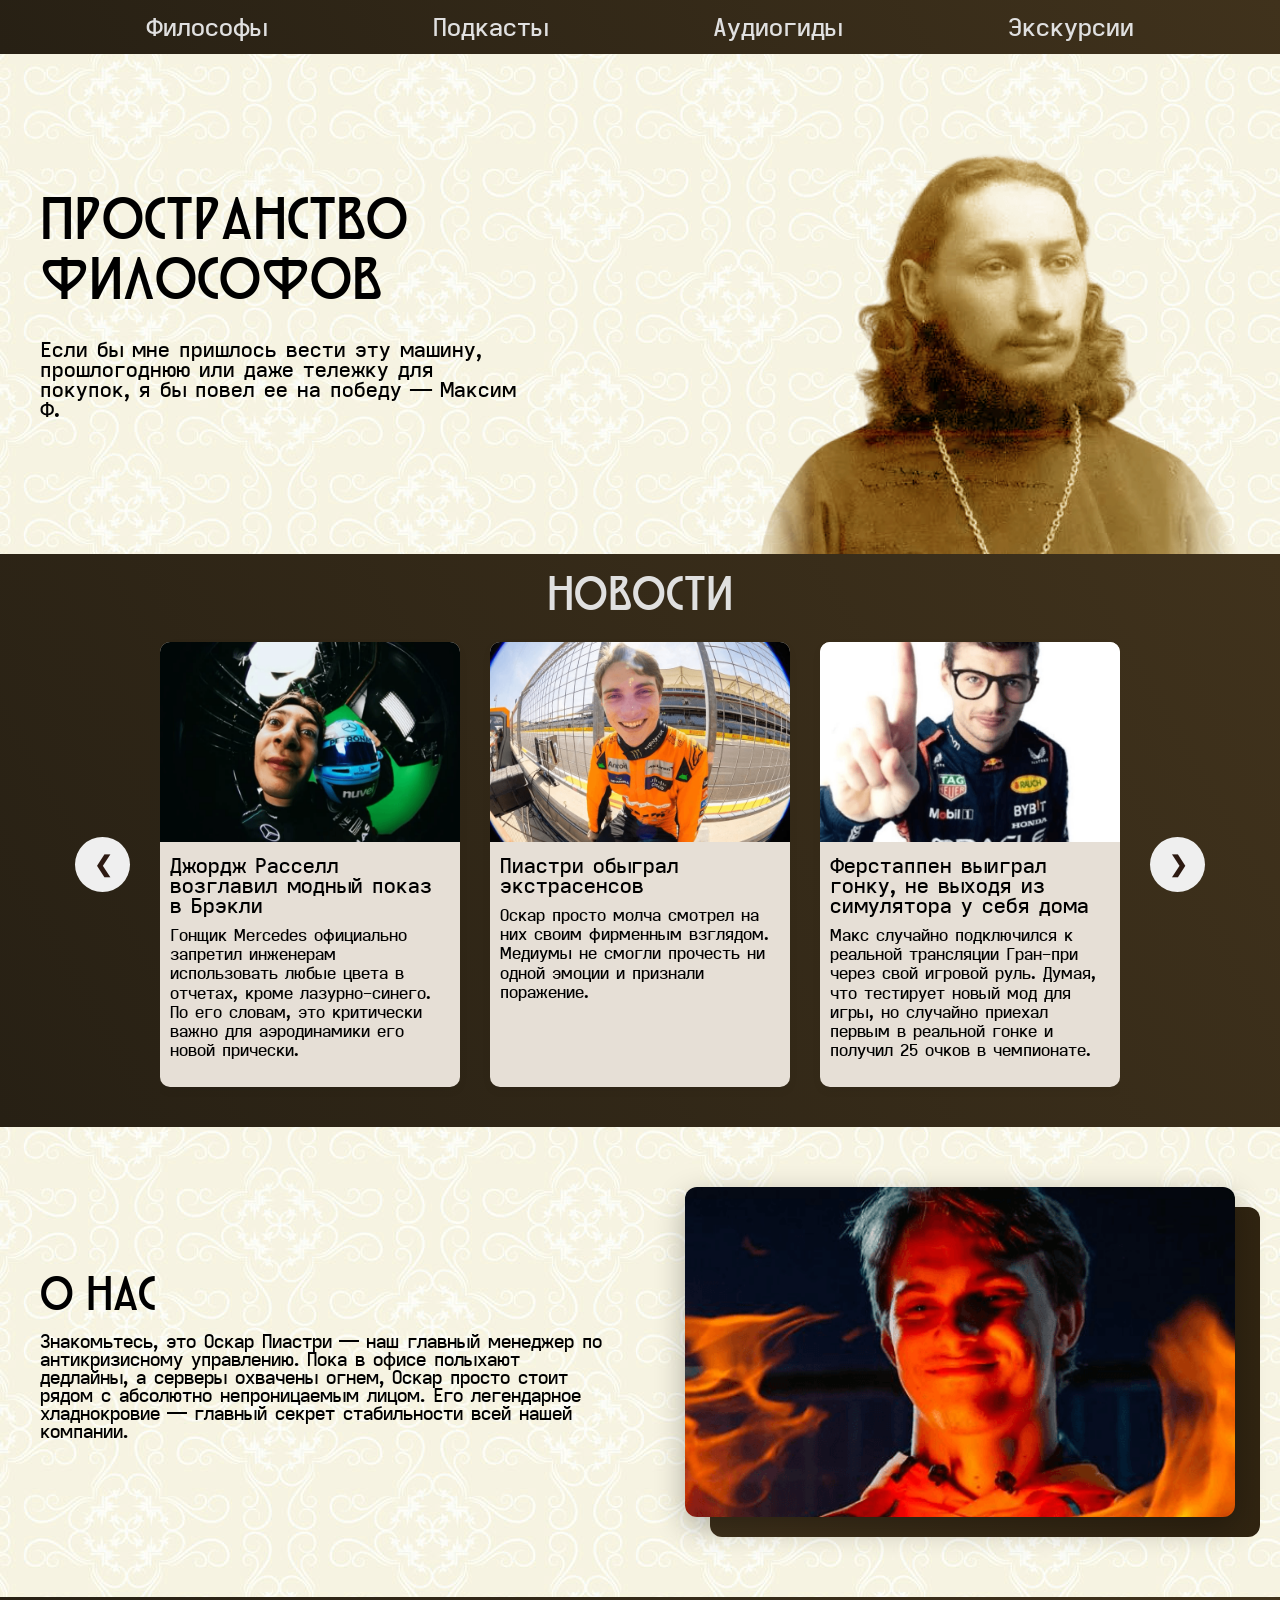
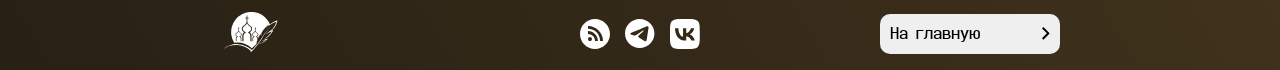
<file: index.html>
<!DOCTYPE html>
<html lang="ru">
<head>
    <meta charset="UTF-8">
    <meta name="viewport" content="width=device-width, initial-scale=1.0">
    <link rel="stylesheet" href="css/reset.css">
    <link rel="stylesheet" href="css/normalize.css">
    <link rel="stylesheet" href="css/style.css">
    <link rel="icon" type="image/png" href="img/logos/лого.svg">
    <script defer src="js/script.js"></script>
    <title>пупупу...</title>
</head>
<body>
    <header id = 'mew'>
        <nav class="navmenu-header">
            <div class="container">
                <ul class="navmenu-header__list" id="menu-links">
                    <li class="navmenu-header__item"><a class="navmenu-header__link" href="persona.html">Философы</a></li> 
                    <li class="navmenu-header__item"><a href="page2.html" class="navmenu-header__link">Подкасты</a></li>
                    <li class="navmenu-header__item"><a href="page3.html" class="navmenu-header__link">Аудиогиды</a></li>
                    <li class="navmenu-header__item"><a href="page4.html" class="navmenu-header__link">Экскурсии</a></li>
                </ul>
                <button class="navmenu-header__burg" id="burger-btn">
                    <span></span>
                    <span></span>
                    <span></span>
                </button>
            </div>
        </nav>
    </header>
    <main>
        <section class="sec1">
            <div class="container">
                <div class="sec1__left">
                    <h1 class="sec1__title">пространство философов</h1>
                    <p class="sec1__text" id = "rand-text">“Внезапно, тщательные исследования конкурентов и по сей день остаются уделом либералов, которые жаждут быть представлены в исключительно положительном свете.”<br>— Иванов И. И.</p>
                </div>
                <div class="sec1__right">
                    <img class="sec1__img" id="rand-photo" src="" alt="">
                </div>
            </div>
        </section>
        <section class="sec2">
            <div class="container">
                <h2 class="sec2__title">Новости</h2>
                <div class = "sec2__feed">
                    <button class="feed__btn" id="prev-btn">&#10094;</button>
                    <div class="sec2__feed-track" id="feed-container">
                        <div class="news-elem">
                            <img class="news-elem__img" src="Плейсхолдеры/grclose.png" alt="">
                            <h3 class="news-elem__title">Джордж Расселл возглавил модный показ в Брэкли</h3>
                            <p class="news-elem__text">Гонщик Mercedes официально запретил инженерам использовать любые цвета в отчетах, кроме лазурно-синего. По его словам, это критически важно для аэродинамики его новой прически.</p>
                        </div>
                        <div class="news-elem">
                            <img class="news-elem__img" src="Плейсхолдеры/opclose.png" alt="">
                            <h3 class="news-elem__title">Пиастри обыграл экстрасенсов</h3>
                            <p class="news-elem__text">Оскар просто молча смотрел на них своим фирменным взглядом. Медиумы не смогли прочесть ни одной эмоции и признали поражение.</p>
                        </div>
                        <div class="news-elem">
                            <img class="news-elem__img" src="Плейсхолдеры/mfclose.png" alt="">
                            <h3 class="news-elem__title"> Ферстаппен выиграл гонку, не выходя из симулятора у себя дома</h3>
                            <p class="news-elem__text">Макс случайно подключился к реальной трансляции Гран-при через свой игровой руль. Думая, что тестирует новый мод для игры, но случайно приехал первым в реальной гонке и получил 25 очков в чемпионате.</p>
                        </div>
                        <div class="news-elem">
                            <img class="news-elem__img" src="Плейсхолдеры/grrealclose.png" alt="">
                            <h3 class="news-elem__title"> Джордж Расселл ушел в монастырь ради Т-позы</h3>
                            <p class="news-elem__text"> Пилот Mercedes решил прокачать свое ментальное здоровье и отправился в горы. Местные жители утверждают, что Джордж уже три дня неподвижно стоит на вершине холма с раскинутыми руками, ловя сигналы Wi-Fi и идеальный баланс болида.</p>
                        </div>
                        <div class="news-elem">
                            <img class="news-elem__img" src="Плейсхолдеры/mxlv.png" alt="">
                            <h3 class="news-elem__title"> Девушки рулят в Red Bull</h3>
                            <p class="news-elem__text">Команда официально признала, что женская половина фанатов разбирается в тактике пит-стопов намного лучше штатных инженеров. Болельщицы требуют выдать им болид.</p>
                        </div>
                    </div>
                    <button class="feed__btn" id = "next-btn">&#10095;</button>
                </div>
            </div>
        </section>
        <section class="sec3">
            <div class="container">
                <div class="sec3__left">
                    <h2 class="sec3__title">О нас</h2>
                    <p class="sec3__text">Знакомьтесь, это Оскар Пиастри — наш главный менеджер по антикризисному управлению. Пока в офисе полыхают дедлайны, а серверы охвачены огнем, Оскар просто стоит рядом с абсолютно непроницаемым лицом. Его легендарное хладнокровие — главный секрет стабильности всей нашей компании.</p>
                </div>
                <div class="sec3__right">
                    <div class="sec3__dec">
                        <div class="sec3__dec--bg"></div>
                        <img class="sec3__dec--img" src="Плейсхолдеры/opfire.png" alt="">
                    </div>
                </div>
            </div>
        </section>
    </main>
    <footer>
        <nav class="navmenu-footer">
            <div class="container">
                <a href="#mew"><img class="navmenu-footer__logo" src="img/logos/лого.svg" alt=""></a>
                <div class="navmenu-footer__socmedia">
                    <img class="navmenu-footer__img" src="icons/rhs.svg" alt="">
                    <img class="navmenu-footer__img" src="icons/tg.svg" alt="">
                    <img class="navmenu-footer__img" src="icons/vk.svg" alt="">
                </div>
                <button class="navmenu-footer__btn" onclick="document.getElementById('mew').scrollIntoView({behavior: 'smooth'});">На главную<img src="icons/arrRIGHT.svg" alt=""></button>
                <button class="btn-up" id="btn-up">&#10096;</button>
            </div>
        </nav>
    </footer>
</body>
</html>
</file>
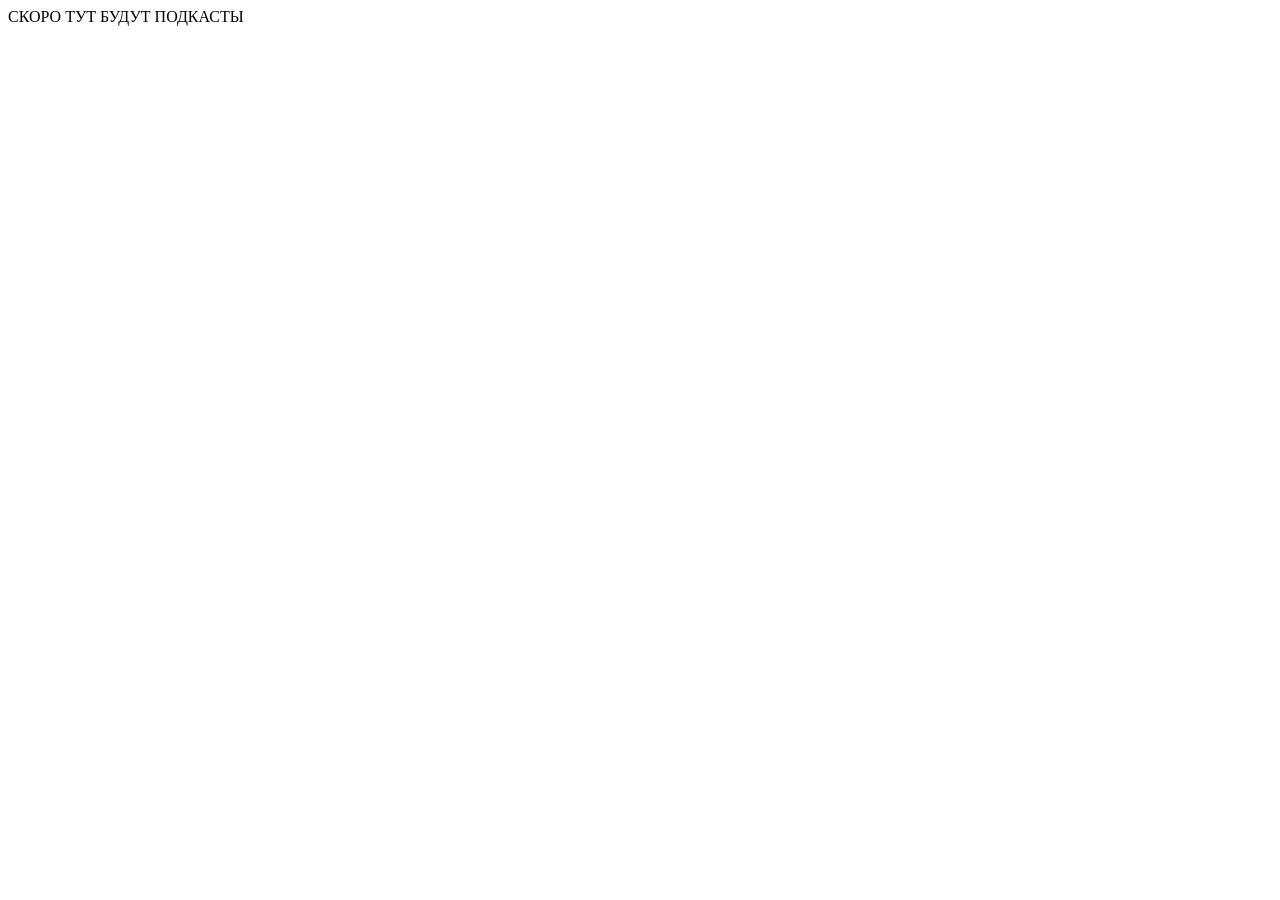
<file: page2.html>
<!DOCTYPE html>
<html lang="en">
<head>
    <meta charset="UTF-8">
    <meta name="viewport" content="width=device-width, initial-scale=1.0">
    <link rel="icon" type="image/png" href="img/logos/лого.svg">
    <title>Document</title>
</head>
<body>
    СКОРО ТУТ БУДУТ ПОДКАСТЫ
</body>
</html>
</file>
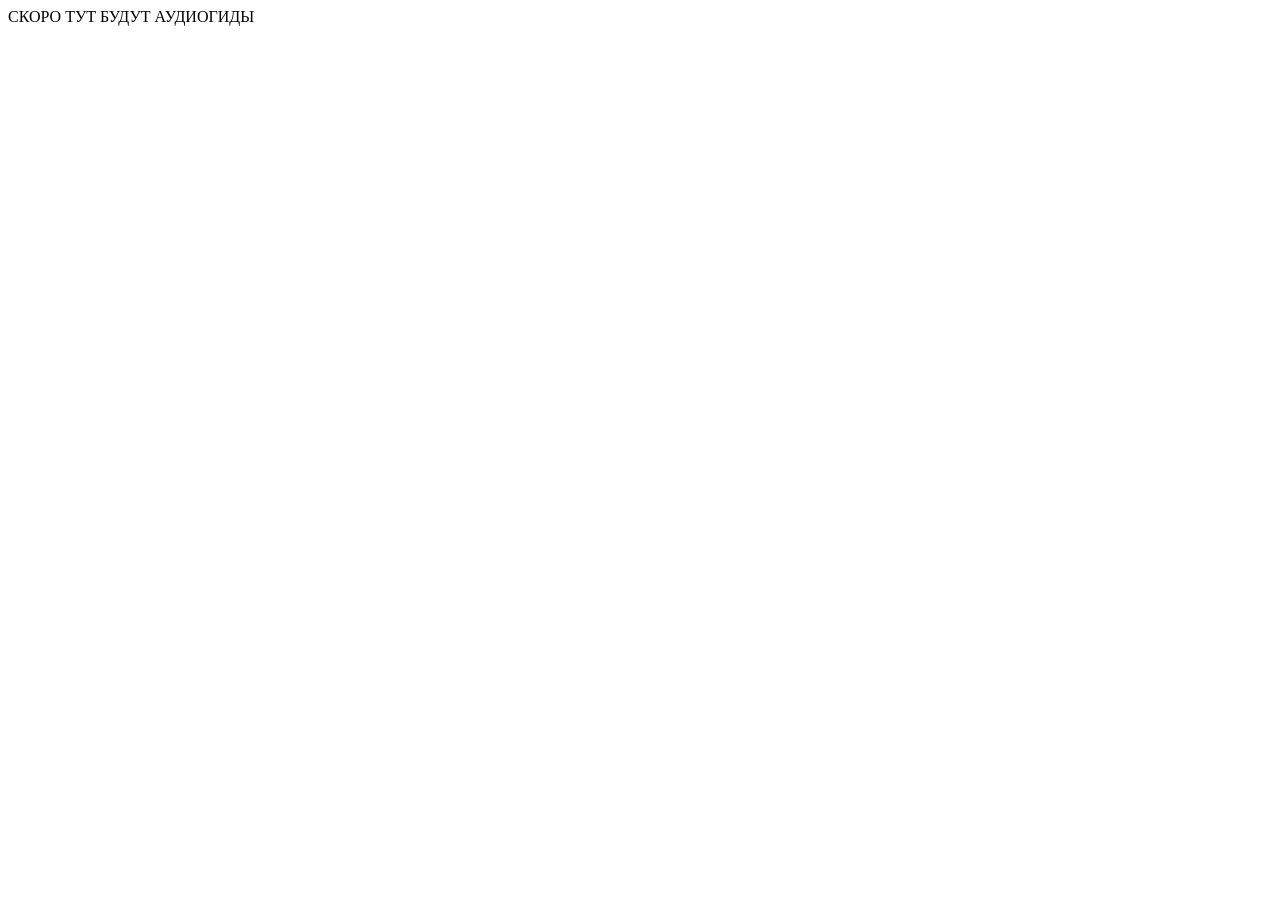
<file: page3.html>
<!DOCTYPE html>
<html lang="en">
<head>
    <meta charset="UTF-8">
    <meta name="viewport" content="width=device-width, initial-scale=1.0">
    <link rel="icon" type="image/png" href="img/logos/лого.svg">
    <title>Document</title>
</head>
<body>
    СКОРО ТУТ БУДУТ АУДИОГИДЫ
</body>
</html>
</file>
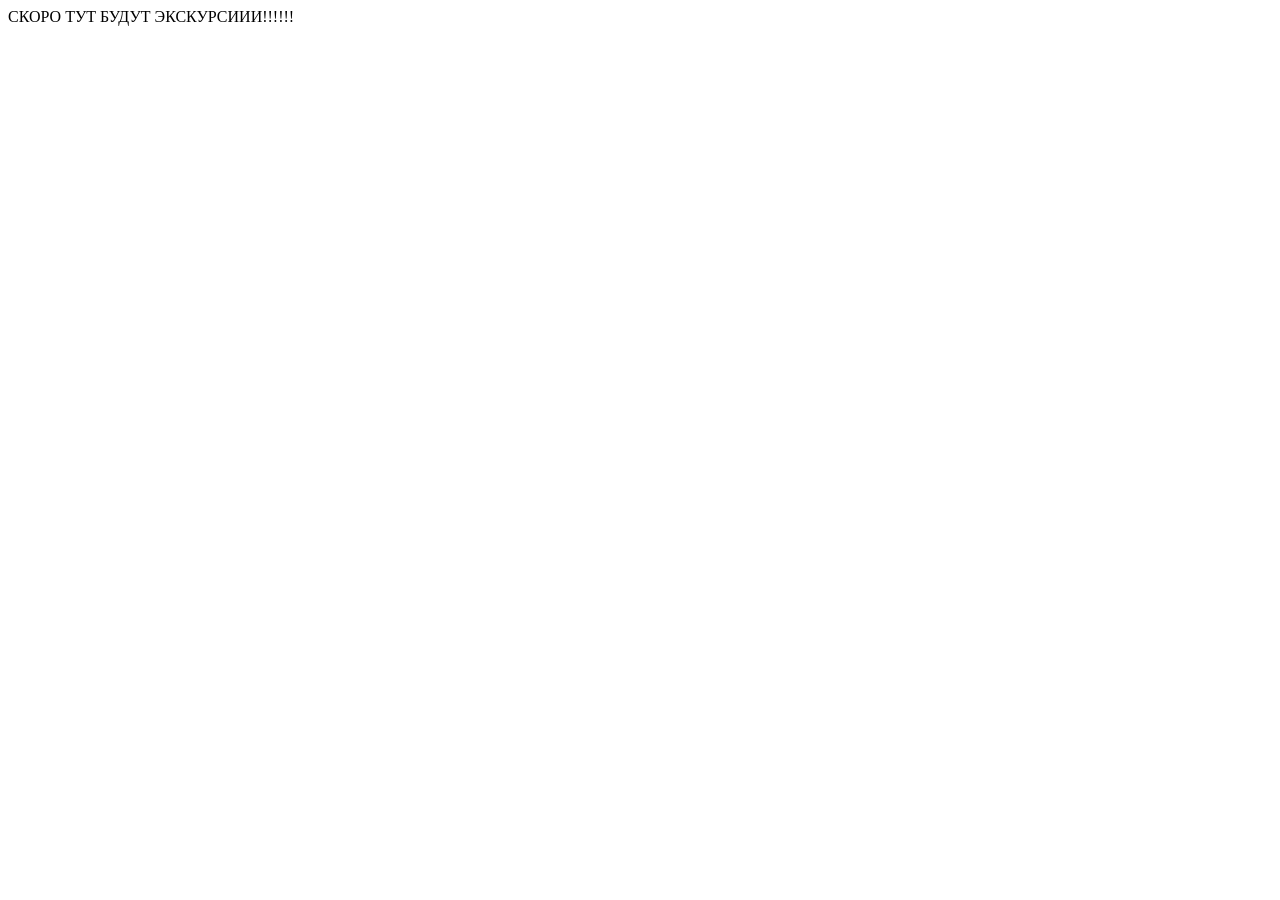
<file: page4.html>
<!DOCTYPE html>
<html lang="en">
<head>
    <meta charset="UTF-8">
    <meta name="viewport" content="width=device-width, initial-scale=1.0">
    <link rel="icon" type="image/png" href="img/logos/лого.svg">
    <title>Document</title>
</head>
<body>
    СКОРО ТУТ БУДУТ ЭКСКУРСИИИ!!!!!!
</body>
</html>
</file>
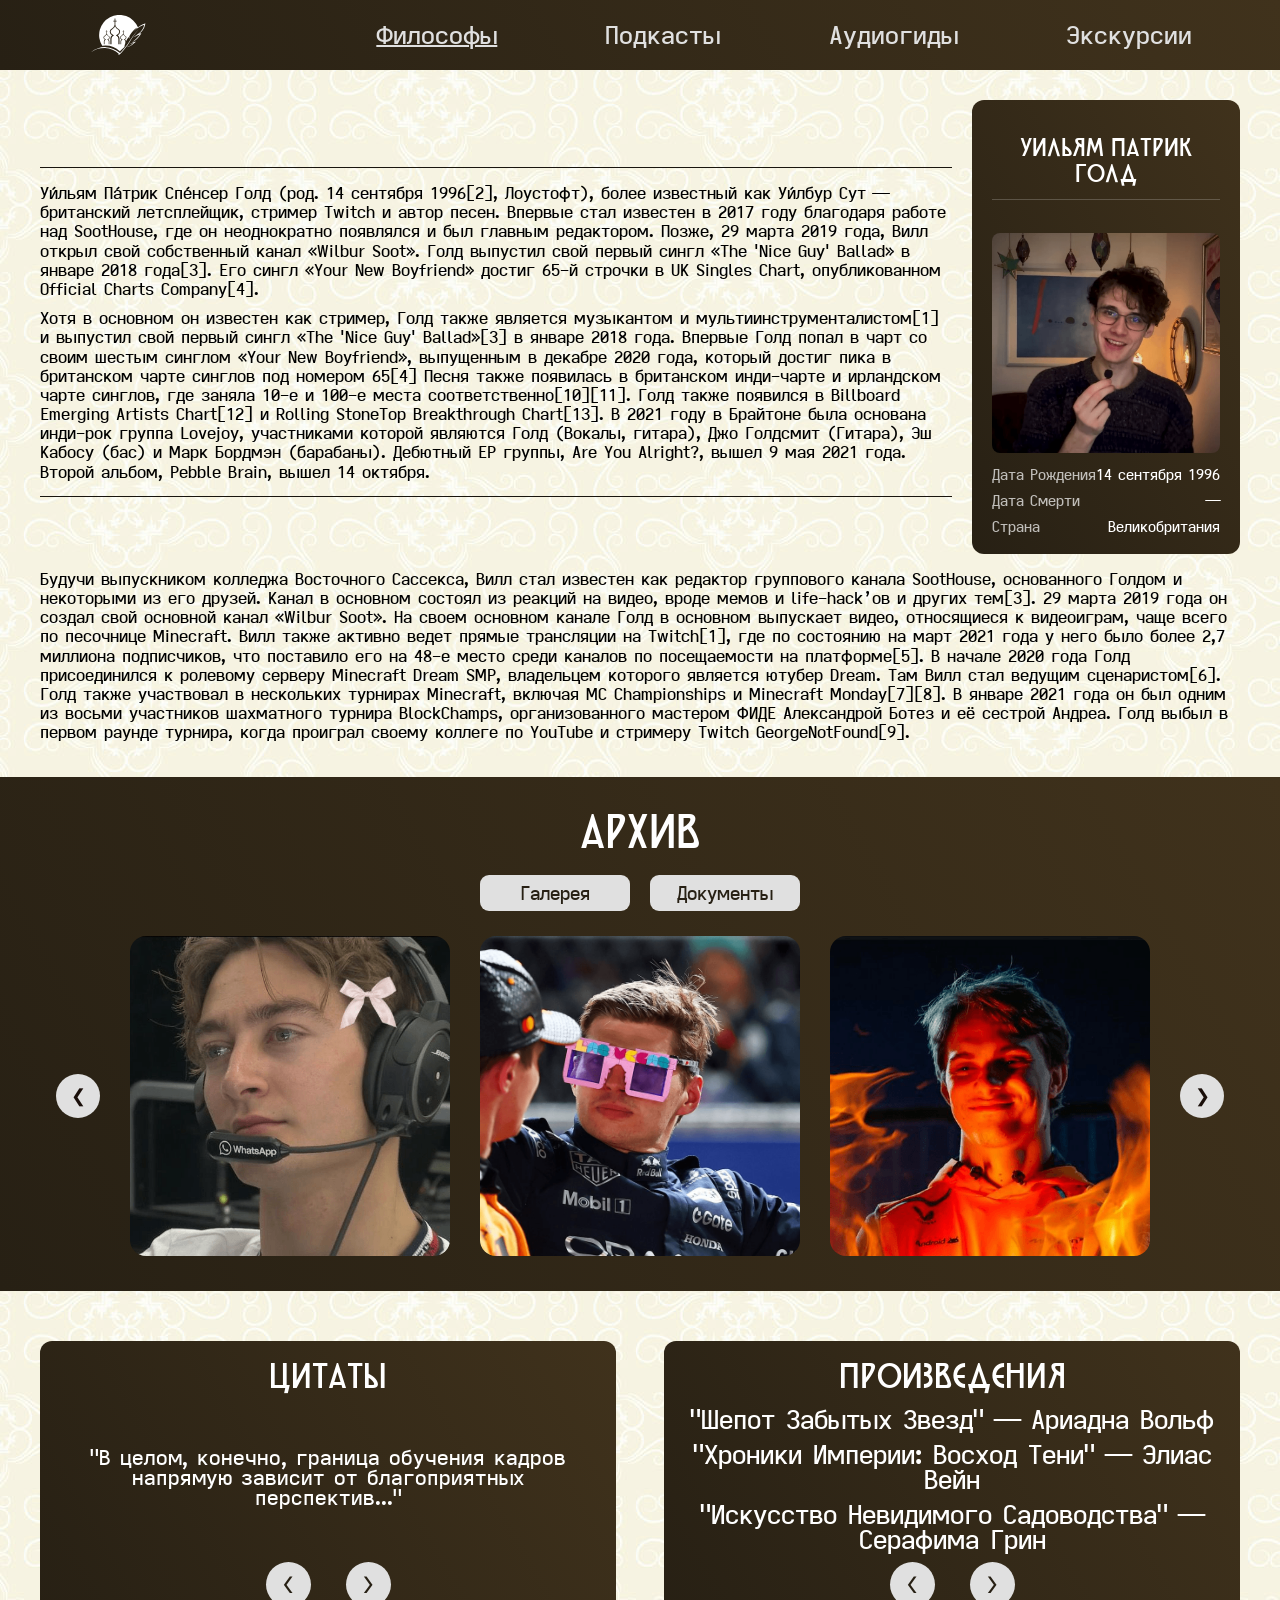
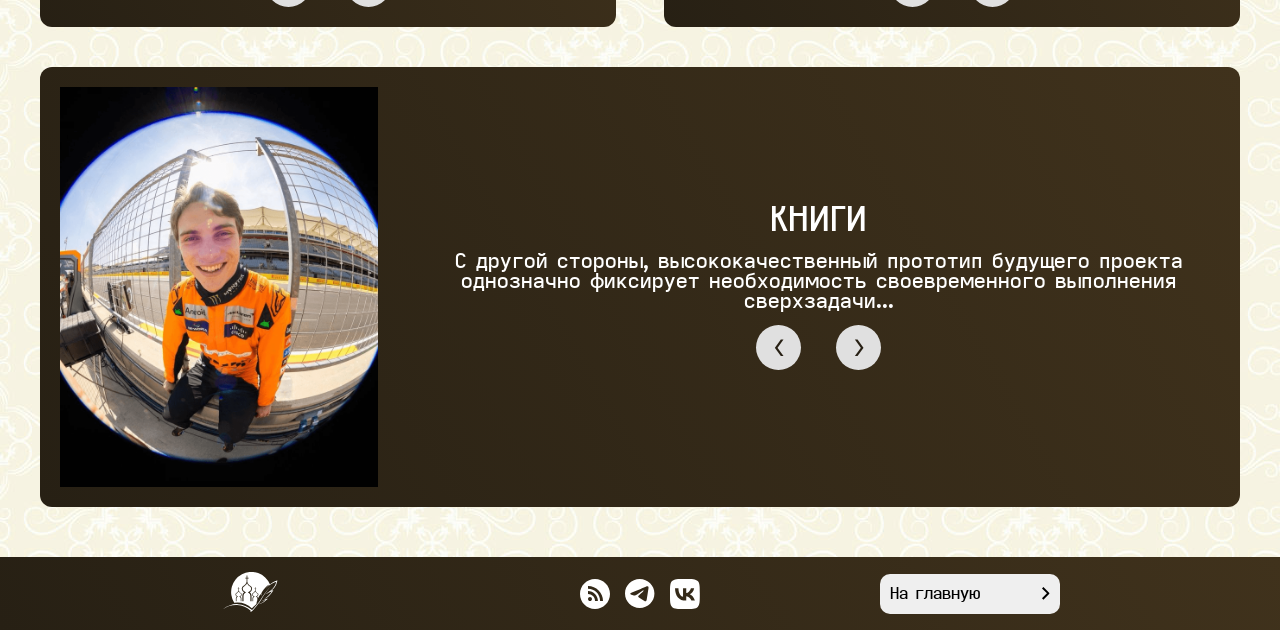
<file: persona.html>
<!DOCTYPE html>
<html lang="ru">
<head>
    <meta charset="UTF-8">
    <meta name="viewport" content="width=device-width, initial-scale=1.0">
    <title>Философы</title>
    <link rel="stylesheet" href="css/reset.css">
    <link rel="stylesheet" href="css/normalize.css">
    <link rel="stylesheet" href="css/stylesprs.css">
    <link rel="icon" type="image/png" href="img/logos/лого.svg">
    <script defer src="js/script.js"></script>
</head>
<body>
    <header id = 'mew'>
        <nav class="navmenu-header">
            <div class="container">
                <ul class="navmenu-header__list" id="menu-links">
                    <img class="navmenu-header__item--logo" src="img/logos/лого.svg" alt="лого">
                    <li class="navmenu-header__item"><a class="navmenu-header__link--now" href="persona.html">Философы</a></li> 
                    <li class="navmenu-header__item"><a href="page2.html" class="navmenu-header__link">Подкасты</a></li>
                    <li class="navmenu-header__item"><a href="page3.html" class="navmenu-header__link">Аудиогиды</a></li>
                    <li class="navmenu-header__item"><a href="page4.html" class="navmenu-header__link">Экскурсии</a></li>
                </ul>
                <button class="navmenu-header__burg" id="burger-btn">
                    <span></span>
                    <span></span>
                    <span></span>
                </button>
            </div>
        </nav>
    </header>
    <main>
        <section class="sec1">
            <div class="container">
                <div class="sec1__upper">
                    <div class="sec1__left">
                        <p class="sec1__text">
                            Уи́льям Па́трик Спе́нсер Голд (род. 14 сентября 1996[2], Лоустофт), более известный как Уи́лбур Сут — британский летсплейщик, стример Twitch и автор песен.
                            Впервые стал известен в 2017 году благодаря работе над SootHouse, где он неоднократно появлялся и был главным редактором. Позже, 29 марта 2019 года, Вилл открыл свой собственный канал «Wilbur Soot».
                            Голд выпустил свой первый сингл «The 'Nice Guy' Ballad» в январе 2018 года[3]. Его сингл «Your New Boyfriend» достиг 65-й строчки в UK Singles Chart, опубликованном Official Charts Company[4].
                        </p>
                        <p class="sec1__text"> 
                            Хотя в основном он известен как стример, Голд также является музыкантом и        мультиинструменталистом[1] и выпустил свой первый сингл «The 'Nice Guy' Ballad»[3] в январе 2018 года. Впервые Голд попал в чарт со своим шестым синглом «Your New Boyfriend», выпущенным в декабре 2020 года, который достиг пика в британском чарте синглов под номером 65[4] Песня также появилась в британском инди-чарте и ирландском чарте синглов, где заняла 10-е и 100-е места соответственно[10][11]. Голд также появился в Billboard Emerging Artists Chart[12] и Rolling StoneTop Breakthrough Chart[13].
                            В 2021 году в Брайтоне была основана инди-рок группа Lovejoy, участниками которой являются Голд (Вокалы, гитара), Джо Голдсмит (Гитара), Эш Кабосу (бас) и Марк Бордмэн (барабаны). Дебютный EP группы, Are You Alright?, вышел 9 мая 2021 года. Второй альбом, Pebble Brain, вышел 14 октября.
                        </p>
                    </div>
                    <div class="sec1__right">
                        <aside class="wiki-card">
                            <!-- name -->
                            <h1 class="wiki-card__name">Уильям Патрик<br>Голд</h1>
                            
                            <!-- photo -->
                            <div class="wiki-card__avatar">
                                <img src="Плейсхолдеры/wsprof.png" alt="Уильям Патрик Голд">
                            </div>

                            <!-- short info -->
                            <div class="wiki-card__info">
                                
                                <div class="wiki-card__row">
                                <span class="wiki-card__label">Дата Рождения</span>
                                <span class="wiki-card__value">14 сентября 1996</span>
                                </div>

                                <div class="wiki-card__row">
                                <span class="wiki-card__label">Дата Смерти</span>
                                <span class="wiki-card__value">—</span>
                                </div>

                                <div class="wiki-card__row">
                                <span class="wiki-card__label">Страна</span>
                                <span class="wiki-card__value">Великобритания</span>
                                </div>

                            </div>
                        </aside>
                    </div>
                </div>
                <div class="sec1__lower">
                    <p class="sec1__text">
                        Будучи выпускником колледжа Восточного Сассекса, Вилл стал известен как редактор группового канала SootHouse, основанного Голдом и некоторыми из его друзей. Канал в основном состоял из реакций на видео, вроде мемов и life-hack’ов и других тем[3].
                        29 марта 2019 года он создал свой основной канал «Wilbur Soot». На своем основном канале Голд в основном выпускает видео, относящиеся к видеоиграм, чаще всего по песочнице Minecraft. Вилл также активно ведет прямые трансляции на Twitch[1], где по состоянию на март 2021 года у него было более 2,7 миллиона подписчиков, что поставило его на 48-е место среди каналов по посещаемости на платформе[5].
                        В начале 2020 года Голд присоединился к ролевому серверу Minecraft Dream SMP, владельцем которого является ютубер Dream. Там Вилл стал ведущим сценаристом[6]. Голд также участвовал в нескольких турнирах Minecraft, включая MC Championships и Minecraft Monday[7][8]. В январе 2021 года он был одним из восьми участников шахматного турнира BlockChamps, организованного мастером ФИДЕ Александрой Ботез и её сестрой Андреа. Голд выбыл в первом раунде турнира, когда проиграл своему коллеге по YouTube и стримеру Twitch GeorgeNotFound[9].
                    </p>
                </div>
            </div>
        </section>
        <section class="sec2">
            <div class="container">
                <div class="sec2__head">
                    <h2 class="sec2__title">Архив</h2>
                    <div class="sec2__menu">
                        <button class="sec2__btn">Галерея</button>
                        <button class="sec2__btn">Документы</button>
                    </div>
                </div>
                <div class = "sec2__feed">
                    <button class="feed__btn" id="prev-btn">&#10094;</button>
                    <div class="sec2__feed-track" id="feed-container">
                        <div class="news-elem">
                            <img class="news-elem__img" src="Плейсхолдеры/grrealclose.png" alt="">
                        </div>
                        <div class="news-elem">
                            <img class="news-elem__img" src="Плейсхолдеры/mxlv.png" alt="">
                        </div>
                        <div class="news-elem">
                            <img class="news-elem__img" src="Плейсхолдеры/opfire.png" alt="">
                        </div>
                        <div class="news-elem">
                            <img class="news-elem__img" src="Плейсхолдеры/mfclose.png" alt="">
                        </div>
                        <div class="news-elem">
                            <img class="news-elem__img" src="Плейсхолдеры/grclose.png" alt="">
                        </div>

                    </div>
                    <button class="feed__btn" id = "next-btn">&#10095;</button>
                </div>
            </div>
        </section>
        <section class="sec3">
            <div class="container">
                <div class="sec3__upper">
                    <div class="sec3__block info-box">
                        <h3 class="info-box__title">Цитаты</h3>
                        <p class="info-box__text">
                            "В целом, конечно, граница обучения кадров напрямую зависит от благоприятных перспектив..."
                        </p>
                        <div class="info-box__slider-btns">
                            <button class="slider-btn">❮</button>
                            <button class="slider-btn">❯</button>
                        </div>
                    </div>
                    <div class="sec3__block info-box">
                        <h3 class="info-box__title">Произведения</h3>
                        <ul class="info-box__list">
                            <li class="info-box__item">"Шепот Забытых Звезд" — Ариадна Вольф</li>
                            <li class="info-box__item">"Хроники Империи: Восход Тени" — Элиас Вейн</li>
                            <li class="info-box__item">"Искусство Невидимого Садоводства" — Серафима Грин</li>
                        </ul>
                        <div class="info-box__slider-btns">
                            <button class="slider-btn">❮</button>
                            <button class="slider-btn">❯</button>
                        </div>
                    </div>
                </div>
                <div class="sec3__lower">
                    <div class="sec3__big-block info-box">
                        <div class="info-box__inner">
                            <img src="Плейсхолдеры/opclose.png" alt="Философ" class="info-box__img">        
                            <div class="info-box__content">
                                <h3 class="info-box__title">Книги</h3>
                                <p class="info-box__text">
                                    С другой стороны, высококачественный прототип будущего проекта однозначно фиксирует необходимость своевременного выполнения сверхзадачи...
                                </p>
                                <div class="info-box__slider-btns">
                                    <button class="slider-btn">❮</button>
                                    <button class="slider-btn">❯</button>
                                </div>
                            </div>
                        </div>
                    </div>
                </div>
            </div>
        </section>
    </main>
    <footer>
        <nav class="navmenu-footer">
            <div class="container">
                <a href="index.html"><img class="navmenu-footer__logo" src="img/logos/лого.svg" alt=""></a>
                <div class="navmenu-footer__socmedia">
                    <img class="navmenu-footer__img" src="icons/rhs.svg" alt="">
                    <img class="navmenu-footer__img" src="icons/tg.svg" alt="">
                    <img class="navmenu-footer__img" src="icons/vk.svg" alt="">
                </div>
                <button class="navmenu-footer__btn" onclick="window.location.href='index.html'">На главную<img src="icons/arrRIGHT.svg" alt=""></button>
                <button class="btn-up" id="btn-up">&#10096;</button>
            </div>
        </nav>
    </footer>
</body>
</html>
</file>
<file: css/style.css>
@charset "UTF-8";.sec2__feed-track,html{scroll-behavior:smooth}.navmenu-footer a,.navmenu-footer__btn{text-decoration:none}*{box-sizing:border-box}@font-face{font-family:wow;src:url(../fonts/fontbig.woff)}@font-face{font-family:wowsmall;src:url(../fonts/ZapusSans-Medium.woff)}body{background-image:url(../img/background.png)}.container{max-width:1200px;margin:0 auto}@media (min-width:1025px) and (max-width:1200px){.container{padding:0 40px}}.navmenu-footer,.navmenu-header{background:linear-gradient(60deg,#272014 0,#40321c 100%);padding:15px 0}.navmenu-header__list{display:flex;flex-direction:row;justify-content:space-evenly;gap:60px}@media (min-width:481px) and (max-width:1024px){.container{padding:0 40px}.navmenu-header__list{gap:30px}}@media (min-width:371px) and (max-width:480px){.container{padding:0 20px}.navmenu-header__list::before{content:"";position:absolute;top:-18px;right:7px;border-left:10px solid transparent;border-right:10px solid transparent;border-bottom:14px solid #222;width:0;height:0}.navmenu-header__list{display:flex;flex-direction:column;align-items:flex-start;gap:20px;padding:20px;position:fixed;top:70px;right:5%;width:170px;background:#222;border-radius:8px;box-shadow:0 10px 25px rgba(0,0,0,.5);z-index:100;opacity:0;visibility:hidden;transform:translateY(-10px);transition:transform .3s,opacity .3s,visibility .3s}}.navmenu-header__burg{display:none}.navmenu-header__item{font-family:wowsmall;color:#e0e0e0;font-size:24px}@media (max-width:370px){.container{padding:0 20px}.navmenu-header__list::before{content:"";position:absolute;top:-18px;right:7px;border-left:10px solid transparent;border-right:10px solid transparent;border-bottom:14px solid #222;width:0;height:0}.navmenu-header__list{display:flex;flex-direction:column;align-items:flex-start;gap:20px;padding:20px;position:fixed;top:70px;right:5%;width:170px;background:#222;border-radius:8px;box-shadow:0 10px 25px rgba(0,0,0,.5);z-index:100;opacity:0;visibility:hidden;transform:translateY(-10px);transition:transform .3s,opacity .3s,visibility .3s}.navmenu-header__list--open{opacity:1!important;visibility:visible!important;transform:translateY(0)!important}.navmenu-header__burg{z-index:101;display:flex;flex-direction:column;justify-content:space-between;width:30px;height:20px;background:0 0;border:none;cursor:pointer;padding:0;margin-left:auto}.navmenu-header__burg span{display:block;width:100%;height:3px;background:#e0e0e0;border-radius:2px}.navmenu-header__item{font-size:20px}}.navmenu-header__link{position:relative;text-decoration:none;color:#e0e0e0;display:inline-block}.navmenu-header__link::after{content:"";position:absolute;bottom:-2px;left:50%;width:0;height:3px;background-color:#e0e0e0;transition:width .3s,left .3s}.navmenu-header__link:hover::after{left:0;width:100%}.sec1 .container{display:flex;justify-content:space-between;align-items:center;gap:40px}@media (min-width:481px) and (max-width:1024px){.navmenu-header__item{font-size:20px}.sec1 .container{gap:30px}}@media (min-width:371px) and (max-width:480px){.navmenu-header__list--open{opacity:1!important;visibility:visible!important;transform:translateY(0)!important}.navmenu-header__burg{z-index:101;display:flex;flex-direction:column;justify-content:space-between;width:30px;height:20px;background:0 0;border:none;cursor:pointer;padding:0;margin-left:auto}.navmenu-header__burg span{display:block;width:100%;height:3px;background:#e0e0e0;border-radius:2px}.navmenu-header__item{font-size:20px}.sec1 .container{margin-top:15px;align-items:center;flex-direction:column;gap:10px}}.sec1__left{max-width:40%;display:flex;flex-direction:column}.sec1__title{font-family:wow;font-size:60px;margin:15px 0}@media (min-width:481px) and (max-width:1024px){.sec1__left{max-width:70%}.sec1__title{font-size:48px;margin-bottom:20px}}@media (min-width:371px) and (max-width:480px){.sec1__left{max-width:100%}.sec1__title{font-size:48px;margin-bottom:0}}.sec1__text{font-family:wowsmall;margin:10px 0;font-size:20px}.sec1__right{display:flex;max-width:70%;-webkit-mask-image:linear-gradient(to left,rgba(0,0,0,0) 0%,rgb(0,0,0) 15%,rgb(0,0,0) 85%,rgba(0,0,0,0) 100%);mask-image:linear-gradient(to left,rgba(0,0,0,0) 0%,rgb(0,0,0) 15%,rgb(0,0,0) 85%,rgba(0,0,0,0) 100%)}.sec1__img{width:100%;max-width:950px;height:500px;-o-object-fit:cover;object-fit:cover}.sec2{background:linear-gradient(60deg,#272014 0,#40321c 100%);padding:10px 0 30px}.sec2 .container{display:flex;flex-direction:column;align-items:center}.sec2__title{font-family:wow;color:#e0e0e0;margin:10px;font-size:48px}.sec2__feed{display:flex;flex-direction:row;align-items:center;justify-content:center;gap:30px}.sec2__feed-track{display:flex;flex-direction:row;gap:30px;max-width:960px;overflow-x:auto}.sec2__feed-track::-webkit-scrollbar{display:none}@media (min-width:481px) and (max-width:1024px){.sec1__right{max-width:50%}.sec1__img{width:384px;height:520px}.sec2 .container{padding:0 40px}.sec2__title{font-size:40px}.sec2__feed-track{width:630px;justify-content:flex-start;-webkit-mask-image:linear-gradient(to right,rgba(0,0,0,0) 0%,rgb(0,0,0) 20%,rgb(0,0,0) 80%,rgba(0,0,0,0) 100%);mask-image:linear-gradient(to right,rgba(0,0,0,0) 0%,rgb(0,0,0) 5%,rgb(0,0,0) 95%,rgba(0,0,0,0) 100%)}}@media (min-width:1025px) and (max-width:1200px){.sec2__feed-track{width:640px;padding:0 10px;-webkit-mask-image:linear-gradient(to right,rgba(0,0,0,0) 0%,rgb(0,0,0) 5%,rgb(0,0,0) 95%,rgba(0,0,0,0) 100%);mask-image:linear-gradient(to right,rgba(0,0,0,0) 0%,rgb(0,0,0) 5%,rgb(0,0,0) 95%,rgba(0,0,0,0) 100%)}}@media (min-width:371px) and (max-width:480px){.sec1__text{font-size:18px;max-width:100%;margin-bottom:15px}.sec1__right{max-width:100%}.sec1__img{clip-path:inset(0 0 15% 0);margin-top:-15px;margin-bottom:-30%}.sec2__feed-track{padding:0 20px;width:375px;-webkit-mask-image:linear-gradient(to right,rgba(0,0,0,0) 0%,rgb(0,0,0) 5%,rgb(0,0,0) 95%,rgba(0,0,0,0) 100%);mask-image:linear-gradient(to right,rgba(0,0,0,0) 0%,rgb(0,0,0) 5%,rgb(0,0,0) 95%,rgba(0,0,0,0) 100%)}}.feed__btn{width:55px;height:55px;border-radius:50%;border:none;padding:8px;cursor:pointer;flex-shrink:0;display:flex;align-items:center;justify-content:center;font-size:22px;font-weight:900;line-height:0;color:#2d1a12;transition:background-color .2s}.feed__btn:hover{background-color:#ccc6c6}.feed__btn:active{background-color:#e0e0e0;transform:scale(.96)}.feed__btn img{width:10px;height:auto;display:block}.news-elem{margin:10px 0;border-radius:10px;height:445px;width:300px;flex-shrink:0;background-color:#e6dfd6;box-shadow:0 4px 10px rgba(0,0,0,.05);transition:margin-top .3s,box-shadow .3s}@media (min-width:481px) and (max-width:1024px){.feed__btn{display:none}.news-elem{width:50%;height:450px}}@media (min-width:1025px) and (max-width:1200px){.news-elem{max-width:100%;height:445px}}@media (min-width:371px) and (max-width:480px){.feed__btn{display:none}.news-elem{width:100%;height:420px}}.news-elem:hover{margin-top:0;box-shadow:0 15px 30px rgba(0,0,0,.15)}.news-elem__title{font-family:wowsmall;font-weight:500;font-size:20px;margin:10px}.news-elem__text{font-family:wowsmall;margin:10px;font-size:16px;line-height:1.2}.news-elem__img{border-radius:10px 10px 0 0;width:100%;height:200px;-o-object-fit:cover;object-fit:cover}.sec3{padding:60px 0 80px}.sec3 .container{display:flex;flex-direction:row;align-items:center;justify-content:space-between;gap:50px}@media (min-width:371px) and (max-width:480px){.sec3{padding:30px 0 50px}.sec3 .container{flex-direction:column;gap:30px}.sec3__left{width:100%}}.sec3__title{font-family:wow;font-size:48px;margin:10px 0}.sec3__text{font-family:wowsmall;font-size:18px}.sec3__left{flex:1;color:#000}.sec3__right{flex:1;display:flex;justify-content:flex-end}.sec3__dec{position:relative;width:550px;height:330px}@media (max-width:370px){.sec1 .container{margin-top:15px;align-items:center;flex-direction:column;gap:10px}.sec1__left,.sec1__right{max-width:100%}.sec1__title{font-size:45px;margin-bottom:0}.sec1__text{font-size:18px;max-width:100%;margin-bottom:15px}.sec1__img{clip-path:inset(0 0 15% 0);margin-top:-15px;margin-bottom:-30%}.sec2__feed-track{padding:0 10px;width:320px;-webkit-mask-image:linear-gradient(to right,rgba(0,0,0,0) 0%,rgb(0,0,0) 5%,rgb(0,0,0) 95%,rgba(0,0,0,0) 100%);mask-image:linear-gradient(to right,rgba(0,0,0,0) 0%,rgb(0,0,0) 5%,rgb(0,0,0) 95%,rgba(0,0,0,0) 100%)}.feed__btn{display:none}.news-elem{width:300px;height:450px}.sec3{padding:30px 0 50px}.sec3 .container{flex-direction:column;gap:30px}.sec3__left{width:100%}.sec3__right{width:100%;display:flex;justify-content:center;height:320px}.sec3__dec{width:300px;height:300px}}@media (min-width:371px) and (max-width:480px){.sec3__right{width:100%;display:flex;justify-content:center;height:320px}.sec3__dec{width:320px;height:300px}}@media (min-width:481px) and (max-width:1024px){.news-elem__title{font-size:18px}.sec3{padding:30px 0 50px}.sec3 .container{gap:30px}.sec3__title{font-size:40px}.sec3__left{max-width:70%}.sec3__right{max-width:30%}.sec3__dec{width:100%;height:300px}}@media (min-width:1025px) and (max-width:1200px){.sec3__left{max-width:60%}.sec3__right{max-width:40%}.sec3__dec{width:100%;height:300px}}.sec3__dec--bg,.sec3__dec--img{position:absolute;width:100%;height:100%;border-radius:12px}.sec3__dec--img{top:0;left:-5px;-o-object-fit:cover;object-fit:cover;z-index:2;box-shadow:0 10px 30px rgba(0,0,0,.3)}.sec3__dec--bg{top:20px;left:20px;background:linear-gradient(-90deg,#302411 0,#40321c 100%);z-index:1}.navmenu-footer .container{display:flex;flex-direction:row;justify-content:space-evenly;align-items:center}.navmenu-footer__logo{width:60px;height:40px;margin-right:120px}.navmenu-footer__socmedia{display:flex;gap:15px;align-items:center}.navmenu-footer__img{width:30px;height:30px;-o-object-fit:contain;object-fit:contain}.navmenu-footer__btn{font-family:wowsmall;display:flex;flex-direction:row;justify-content:space-between;align-items:center;width:180px;height:40px;border:none;border-radius:10px;padding:10px;transition:background-color .2s}.navmenu-footer__btn:hover{background-color:#ccc6c6}.navmenu-footer__btn:active{background-color:#e0e0e0;transform:scale(.96)}.btn-up{display:none}@media (max-width:370px){.sec3__dec--bg{top:10px;left:5px}.navmenu-footer__logo{margin-right:0}.navmenu-footer__btn{display:none}.btn-up{transform:translateY(20px) rotate(-90deg);position:fixed;bottom:30px;right:20px;z-index:1000;width:50px;height:50px;border-radius:50%;border:none;background-color:#e0e0e0;color:#272014;cursor:pointer;display:flex;align-items:center;justify-content:center;font-size:24px;line-height:0;opacity:0;visibility:hidden;transform:translateY(20px);transition:.3s}.btn-up--visible{opacity:1;visibility:visible;transform:translateY(0) rotate(90deg)}.btn-up:hover{background-color:#4a2e22}.btn-up:active{transform:scale(.95)}}@media (min-width:371px) and (max-width:480px){.sec3__dec--bg{top:10px;left:5px}.navmenu-footer__logo{margin-right:0}.navmenu-footer__btn{display:none}.btn-up{transform:translateY(20px) rotate(-90deg);position:fixed;bottom:30px;right:20px;z-index:1000;width:50px;height:50px;border-radius:50%;border:none;background-color:#e0e0e0;color:#272014;cursor:pointer;display:flex;align-items:center;justify-content:center;font-size:24px;line-height:0;opacity:0;visibility:hidden;transform:translateY(20px);transition:.3s}.btn-up--visible{opacity:1;visibility:visible;transform:translateY(0) rotate(90deg)}.btn-up:hover{background-color:#4a2e22}.btn-up:active{transform:scale(.95)}}
</file>
<file: css/stylesprs.css>
@charset "UTF-8";.sec2__feed-track,html{scroll-behavior:smooth}*{box-sizing:border-box}@font-face{font-family:wow;src:url(../fonts/fontbig.woff)}@font-face{font-family:wowsmall;src:url(../fonts/ZapusSans-Medium.woff)}body{background-image:url(../img/background.png)}.container{max-width:1200px;margin:0 auto}@media (min-width:1025px) and (max-width:1200px){.container{padding:0 40px}}.navmenu-footer,.navmenu-header{background:linear-gradient(60deg,#272014 0,#40321c 100%);padding:15px 0}.navmenu-header__list{display:flex;flex-direction:row;justify-content:space-evenly;gap:60px;align-items:center}@media (min-width:481px) and (max-width:1024px){.container{padding:0 40px}.navmenu-header__list{gap:30px}}@media (min-width:371px) and (max-width:480px){.container{padding:0 20px}.navmenu-header__list::before{content:"";position:absolute;top:-18px;right:7px;border-left:10px solid transparent;border-right:10px solid transparent;border-bottom:14px solid #222;width:0;height:0}.navmenu-header__list{display:flex;flex-direction:column;align-items:flex-start;gap:20px;padding:20px;position:fixed;top:70px;right:5%;width:170px;background:#222;border-radius:8px;box-shadow:0 10px 25px rgba(0,0,0,.5);z-index:100;opacity:0;visibility:hidden;transform:translateY(-10px);transition:transform .3s,opacity .3s,visibility .3s}}.sec2__btn,.slider-btn{transition:background .3s,transform .2s}@media (max-width:370px){.container{padding:0 20px}.navmenu-header__list::before{content:"";position:absolute;top:-18px;right:7px;border-left:10px solid transparent;border-right:10px solid transparent;border-bottom:14px solid #222;width:0;height:0}.navmenu-header__list{display:flex;flex-direction:column;align-items:flex-start;gap:20px;padding:20px;position:fixed;top:70px;right:5%;width:170px;background:#222;border-radius:8px;box-shadow:0 10px 25px rgba(0,0,0,.5);z-index:100;opacity:0;visibility:hidden;transform:translateY(-10px);transition:transform .3s,opacity .3s,visibility .3s}.navmenu-header__list--open{opacity:1!important;visibility:visible!important;transform:translateY(0)!important}}.navmenu-header__list--open{padding-top:0}.navmenu-header__burg{display:none}.navmenu-header__item{font-family:wowsmall;color:#e0e0e0;font-size:24px}.navmenu-footer__logo,.navmenu-header__item--logo{width:60px;height:40px;margin-right:120px}@media (max-width:370px){.navmenu-header__burg{z-index:101;display:flex;flex-direction:column;justify-content:space-between;width:30px;height:20px;background:0 0;border:none;cursor:pointer;padding:0;margin-left:auto}.navmenu-header__burg span{display:block;width:100%;height:3px;background:#e0e0e0;border-radius:2px}.navmenu-header__item{font-size:20px}.navmenu-header__item--logo{margin-right:0}}.navmenu-header__link{position:relative;text-decoration:none;color:#e0e0e0;display:inline-block}.sec1__right .wiki-card,.sec1__right .wiki-card__row,.sec1__upper,.sec2__head,.sec2__menu{display:flex;display:flex}.navmenu-header__link--now{color:#e0e0e0;text-decoration:underline;text-decoration-thickness:2px;text-decoration-color:#e0e0e0}.navmenu-footer a,.navmenu-footer__btn{text-decoration:none}.navmenu-header__link::after{content:"";position:absolute;bottom:-2px;left:50%;width:0;height:3px;background-color:#e0e0e0;transition:width .3s,left .3s}.sec1__right .wiki-card,.sec2{background:linear-gradient(60deg,#272014 0,#40321c 100%)}.navmenu-header__link:hover::after{left:0;width:100%}.sec1{padding:30px 0}.sec1__text{font-family:wowsmall;padding:5px 0;line-height:1.2;font-size:16px}.sec1__upper{flex-direction:row;justify-content:space-between;align-items:center;gap:20px}.sec1__left{padding-bottom:10px;padding-top:10px;border-top:1px solid #19150e;border-bottom:1px solid #19150e;flex:1}.sec1__right{flex-shrink:0}.sec1__right .wiki-card{width:100%;border-radius:12px;padding:20px;font-family:wowsmall;margin-bottom:10px;flex-direction:column;gap:15px}.sec1__right .wiki-card__name{font-family:wow;font-size:26px;text-align:center;color:#fff;border-bottom:1px solid rgba(255,255,255,.2);padding-bottom:10px}.sec1__right .wiki-card__avatar{width:100%;height:220px;border-radius:8px;overflow:hidden}.news-elem__img,.sec1__right .wiki-card__avatar img{width:100%;height:100%;-o-object-fit:cover;object-fit:cover}.sec1__right .wiki-card__info{display:flex;flex-direction:column;gap:12px}.sec1__right .wiki-card__row{flex-direction:row;justify-content:space-between;font-size:14px}.sec1__right .wiki-card__label{color:rgba(255,255,255,.7)}.sec1__right .wiki-card__value{color:#fff}.sec2{padding:35px 0}.sec2__head{flex-direction:column;align-items:center;gap:15px;margin-bottom:25px;width:100%;flex-direction:column;align-items:center}.sec2__menu{flex-direction:row}.sec2__title{font-family:wow;font-size:48px;color:#fff;margin:0}.sec2__btn{display:inline-block;padding:8px;width:150px;justify-content:center;font-family:wowsmall;font-size:18px;background:#e0e0e0;color:#272014;border:none;border-radius:9px;cursor:pointer;margin:0 10px}.sec2__btn:hover,.slider-btn:hover{background:#c4b1a9}.sec2__feed{display:flex;flex-direction:row;align-items:center;justify-content:center;gap:30px}.sec2__feed-track{display:flex;flex-direction:row;gap:30px;width:1020px;overflow-x:auto}.sec2__feed-track::-webkit-scrollbar{display:none}@media (min-width:481px) and (max-width:1024px){.navmenu-header__item{font-size:20px}.sec1__upper{align-items:baseline}.sec2__feed-track{width:400px;justify-content:flex-start;-webkit-mask-image:linear-gradient(to right,rgba(0,0,0,0) 0%,rgb(0,0,0) 20%,rgb(0,0,0) 80%,rgba(0,0,0,0) 100%);mask-image:linear-gradient(to right,rgba(0,0,0,0) 0%,rgb(0,0,0) 5%,rgb(0,0,0) 95%,rgba(0,0,0,0) 100%)}}@media (min-width:371px) and (max-width:480px){.navmenu-header__list--open{opacity:1!important;visibility:visible!important;transform:translateY(0)!important}.navmenu-header__burg{z-index:101;display:flex;flex-direction:column;justify-content:space-between;width:30px;height:20px;background:0 0;border:none;cursor:pointer;padding:0;margin-left:auto}.navmenu-header__burg span{display:block;width:100%;height:3px;background:#e0e0e0;border-radius:2px}.navmenu-header__item{font-size:20px}.navmenu-footer__logo,.navmenu-header__item--logo{margin-right:0}.sec2__feed-track{padding:0 20px;width:375px;-webkit-mask-image:linear-gradient(to right,rgba(0,0,0,0) 0%,rgb(0,0,0) 5%,rgb(0,0,0) 95%,rgba(0,0,0,0) 100%);mask-image:linear-gradient(to right,rgba(0,0,0,0) 0%,rgb(0,0,0) 5%,rgb(0,0,0) 95%,rgba(0,0,0,0) 100%)}}.sec3{padding:50px 0}.sec3__upper{display:flex;flex-direction:row;justify-content:space-between;gap:30px;margin-bottom:40px}.info-box__item,.info-box__title{margin-bottom:10px;color:#fff;text-align:center}.sec3__block{width:48%}.sec3__lower{width:100%}.info-box{background:linear-gradient(60deg,#272014 0,#40321c 100%);border-radius:12px;padding:20px;display:flex;flex-direction:column;justify-content:space-between}.info-box__item{font-family:wowsmall;font-size:25px}.info-box__img{width:320px;height:400px}.info-box__title{font-family:wow;font-size:36px}.info-box__text{font-family:wowsmall;color:#fff;text-align:center;font-size:20px;margin-bottom:15px}.feed__btn,.slider-btn{font-size:18px;cursor:pointer}.info-box__slider-btns{display:flex;justify-content:center;gap:15px}.info-box__inner{display:flex;flex-direction:row;gap:40px;align-items:center}.slider-btn{display:inline-block;width:45px;height:45px;font-family:wowsmall;background:#e0e0e0;color:#272014;border:none;border-radius:50%;margin:0 10px}.news-elem{width:320px;aspect-ratio:1/1;background:rgba(255,255,255,.1);border-radius:16px;overflow:hidden;flex-shrink:0;transition:transform .3s}@media (min-width:481px) and (max-width:1024px){.info-box__item,.info-box__text{font-size:18px}.news-elem{width:100%;height:450px}}.feed__btn{width:44px;height:44px;border-radius:50%;border:none;background-color:#e0e0e0;color:#1a0f0a;display:flex;align-items:center;justify-content:center;flex-shrink:0;transition:opacity .3s,transform .2s}@media (min-width:320px) and (max-width:480px){.feed__btn,.navmenu-header__item--logo{display:none}.sec1__upper{flex-direction:column-reverse}.sec2__title{font-size:36px}.sec2__btn{width:120px;font-size:16px}.sec3__upper{flex-direction:column}.sec3__block{width:100%}.sec3__lower{display:flex;flex-direction:column}.info-box__item{font-size:20px}.info-box__img,.info-box__text,.news-elem{width:100%;height:100%}.info-box__inner{flex-direction:column;gap:20px}}.feed__btn:hover{opacity:.9}.feed__btn:active{transform:scale(.9)}.navmenu-footer .container{display:flex;flex-direction:row;justify-content:space-evenly;align-items:center}.navmenu-footer__socmedia{display:flex;gap:15px;align-items:center}.navmenu-footer__img{width:30px;height:30px;-o-object-fit:contain;object-fit:contain}.navmenu-footer__btn{font-family:wowsmall;display:flex;flex-direction:row;justify-content:space-between;align-items:center;width:180px;height:40px;border:none;border-radius:10px;padding:10px;transition:background-color .2s}.navmenu-footer__btn:hover{background-color:#ccc6c6}.navmenu-footer__btn:active{background-color:#e0e0e0;transform:scale(.96)}.btn-up{display:none}@media (max-width:370px){.sec2__feed-track{width:320px;-webkit-mask-image:linear-gradient(to right,rgba(0,0,0,0) 0%,rgb(0,0,0) 5%,rgb(0,0,0) 95%,rgba(0,0,0,0) 100%);mask-image:linear-gradient(to right,rgba(0,0,0,0) 0%,rgb(0,0,0) 5%,rgb(0,0,0) 95%,rgba(0,0,0,0) 100%)}.navmenu-footer__logo{margin-right:0}.navmenu-footer__btn{display:none}.btn-up{transform:translateY(20px) rotate(-90deg);position:fixed;bottom:30px;right:20px;z-index:1000;width:50px;height:50px;border-radius:50%;border:none;background-color:#e0e0e0;color:#272014;cursor:pointer;display:flex;align-items:center;justify-content:center;font-size:24px;line-height:0;opacity:0;visibility:hidden;transform:translateY(20px);transition:.3s}.btn-up--visible{opacity:1;visibility:visible;transform:translateY(0) rotate(90deg)}.btn-up:hover{background-color:#4a2e22}.btn-up:active{transform:scale(.95)}}@media (min-width:371px) and (max-width:480px){.navmenu-footer__btn{display:none}.btn-up{transform:translateY(20px) rotate(-90deg);position:fixed;bottom:30px;right:20px;z-index:1000;width:50px;height:50px;border-radius:50%;border:none;background-color:#e0e0e0;color:#272014;cursor:pointer;display:flex;align-items:center;justify-content:center;font-size:24px;line-height:0;opacity:0;visibility:hidden;transform:translateY(20px);transition:.3s}.btn-up--visible{opacity:1;visibility:visible;transform:translateY(0) rotate(90deg)}.btn-up:hover{background-color:#4a2e22}.btn-up:active{transform:scale(.95)}}
</file>
